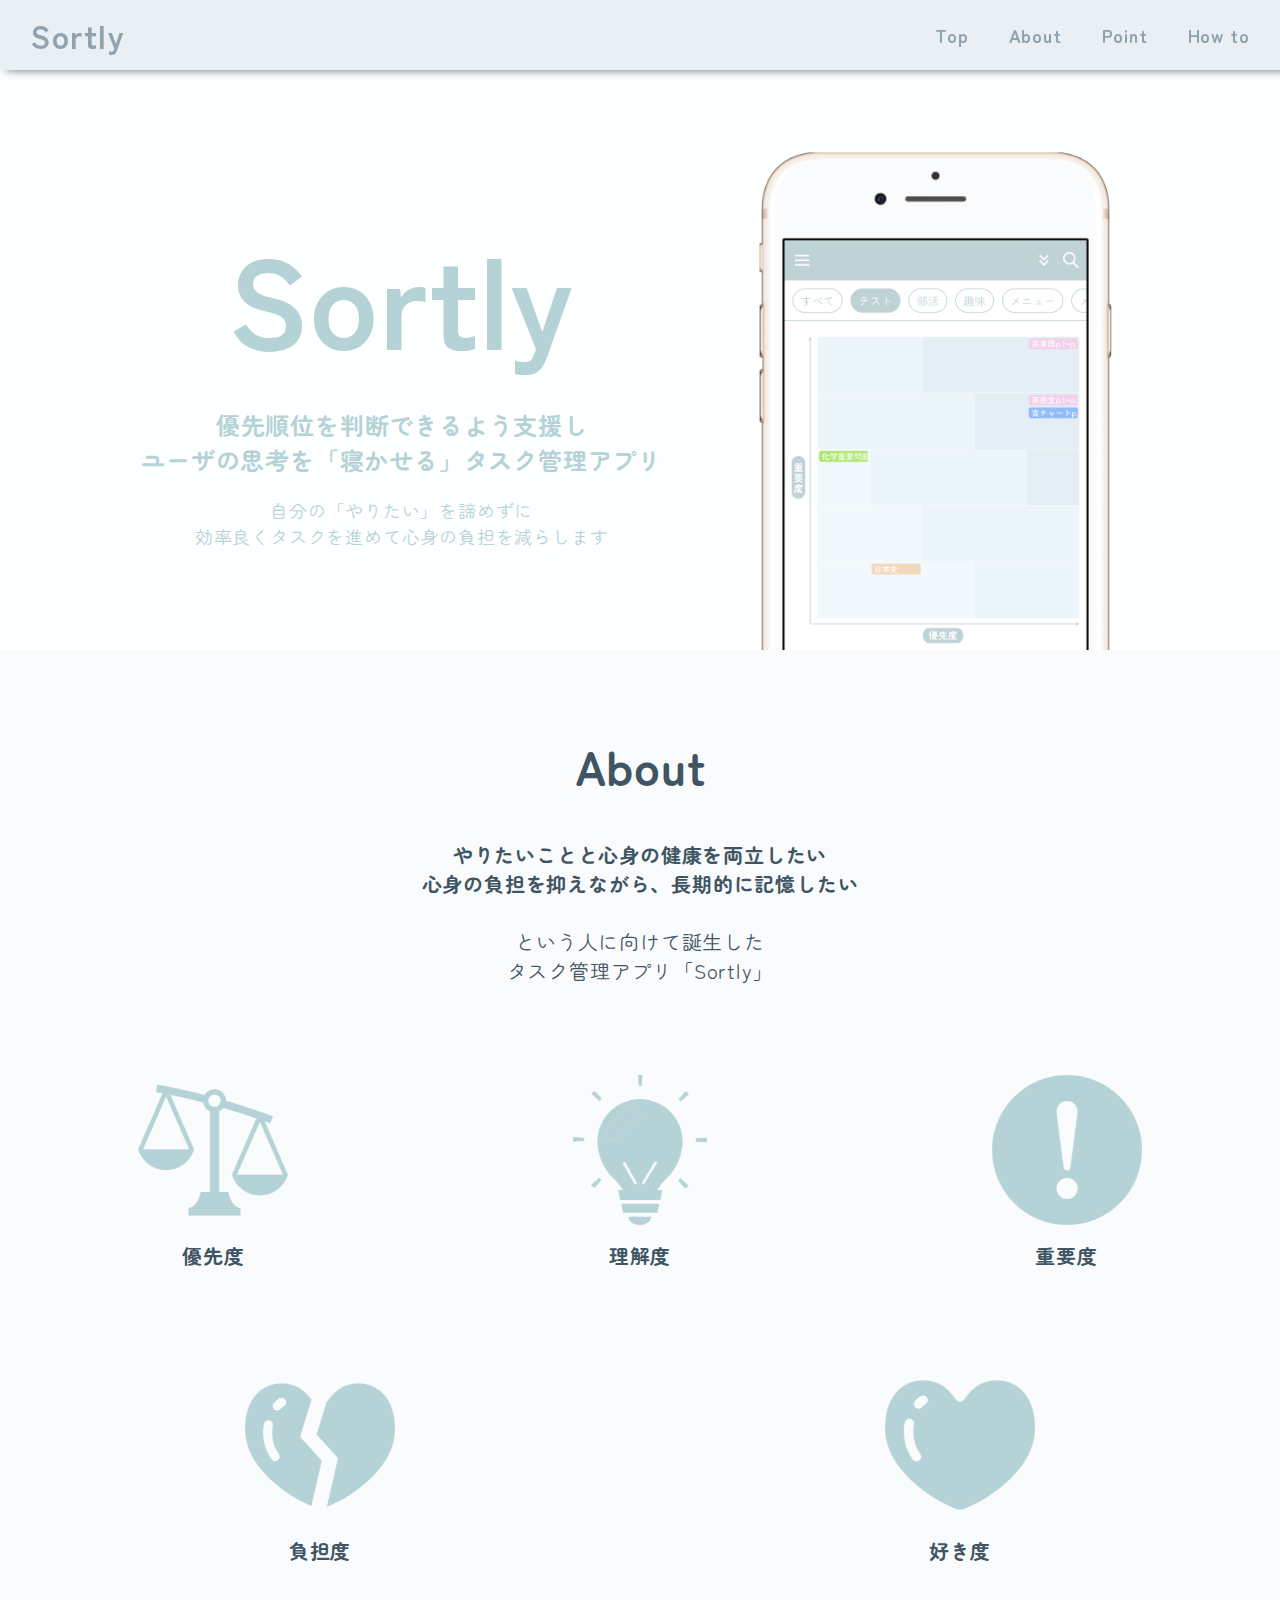
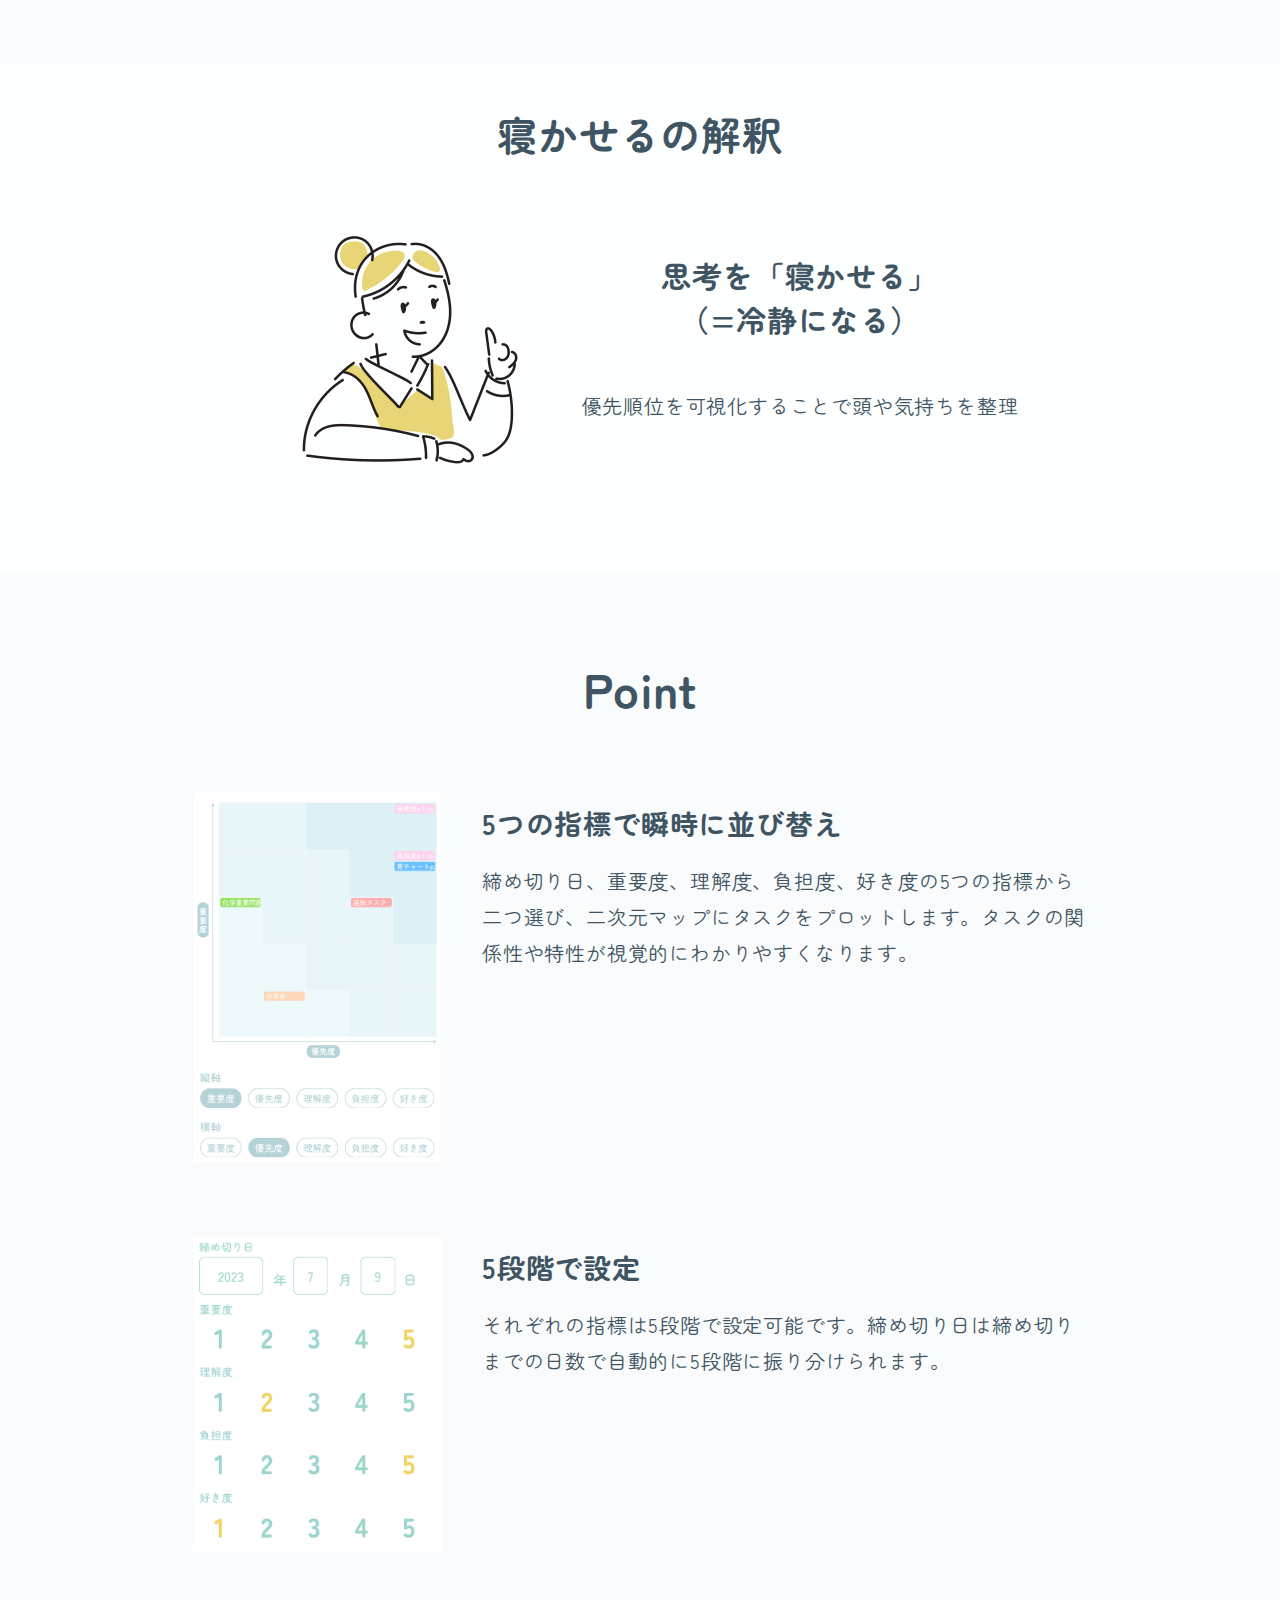
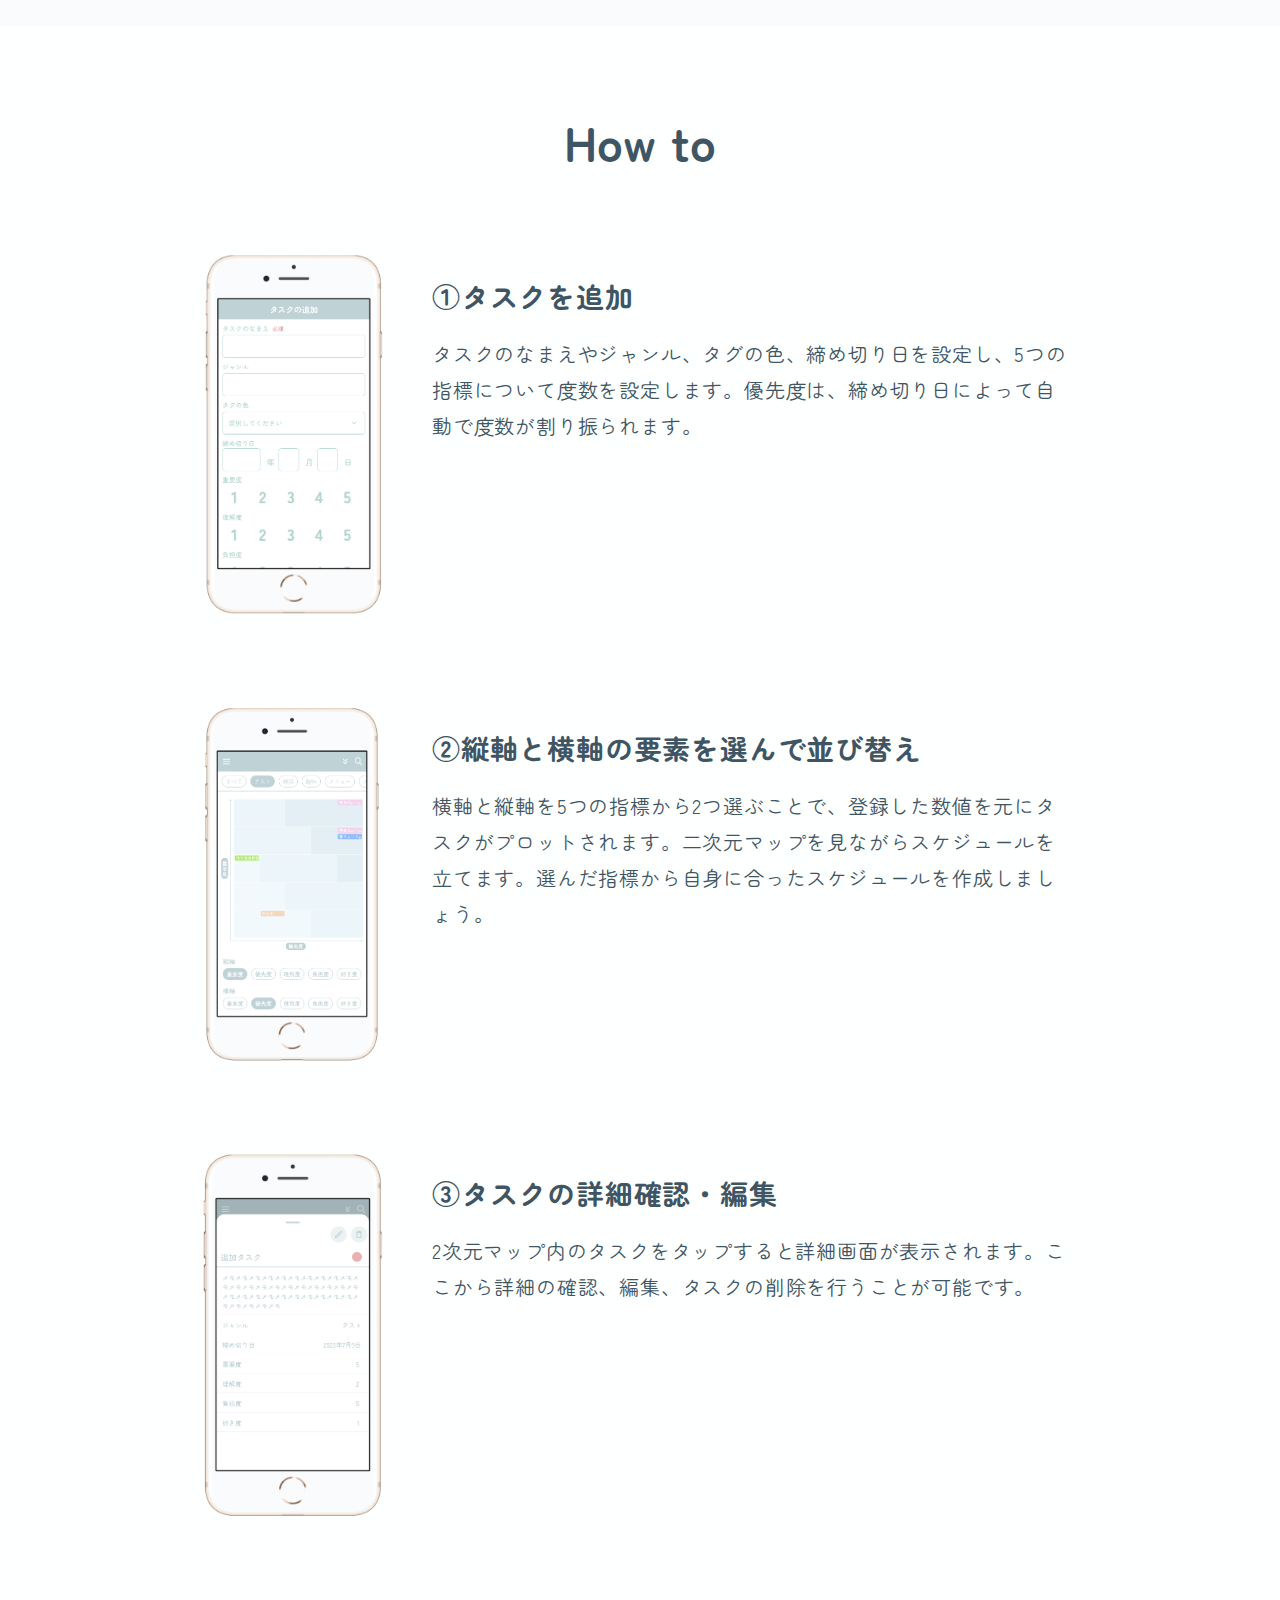
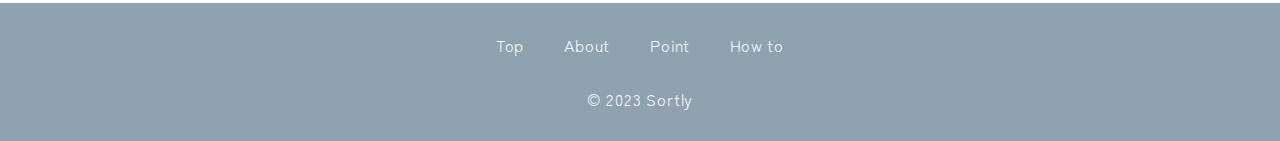
<file: index.html>
<!DOCTYPE html>
<html lang="ja">
  <head>
    <meta charset="UTF-8" />
    <meta name="viewport" content="width=device-width, initial-scale=1.0" />
    <title>Sortly</title>
    <link rel="stylesheet" href="css/style.css" />

    <link rel="preconnect" href="https://fonts.googleapis.com" />
    <link rel="preconnect" href="https://fonts.gstatic.com" crossorigin />
    <link
      href="https://fonts.googleapis.com/css2?family=Zen+Maru+Gothic&display=swap"
      rel="stylesheet"
    />

    <link rel="preconnect" href="https://fonts.googleapis.com" />
    <link rel="preconnect" href="https://fonts.gstatic.com" crossorigin />
    <link
      href="https://fonts.googleapis.com/css2?family=Zen+Kaku+Gothic+Antique:wght@900&family=Zen+Maru+Gothic&display=swap"
      rel="stylesheet"
    />
  </head>
  <body>
    <header>
      <h1><a href="#top">Sortly</a></h1>
      <nav>
        <ul>
          <li><a href="#top">Top</a></li>
          <li><a href="#about">About</a></li>
          <li><a href="#point">Point</a></li>
          <li><a href="#howto">How to</a></li>
        </ul>
      </nav>
    </header>

    <!--top-->
    <section class="top" id="top">
      <div class="top-item">
        <div class="top-text">
          <h1>Sortly</h1>
          <h2>
            優先順位を判断できるよう支援し<br />
            ユーザの思考を「寝かせる」タスク管理アプリ
          </h2>
          <p class="title">
            自分の「やりたい」を諦めずに<br />
            効率良くタスクを進めて心身の負担を減らします
          </p>
        </div>
        <img src="img/title.png" alt="トップスマホ" />
      </div>
    </section>

    <!--about-->
    <section class="about" id="about">
      <h3>About</h3>
      <p class="about-target1">
        <b>やりたいことと心身の健康を両立したい</b><br />
        <b>心身の負担を抑えながら、長期的に記憶したい</b><br />
        <br />
      </p>
      <p class="about-target2">
        という人に向けて誕生した<br />
        タスク管理アプリ「Sortly」
      </p>
      <div class="about-flex1">
        <figure>
          <p>
            <img src="img/yusen.png" alt="優先度" />
          </p>
          <figcaption>優先度</figcaption>
        </figure>
        <figure>
          <p>
            <img src="img/rikai.png" alt="理解度" />
          </p>
          <figcaption>理解度</figcaption>
        </figure>
        <figure>
          <p>
            <img src="img/juyo.png" alt="重要度" />
          </p>
          <figcaption>重要度</figcaption>
        </figure>
      </div>

      <div class="about-flex2">
        <figure>
          <p>
            <img src="img/hutan.png" alt="負担度" />
          </p>
          <figcaption>負担度</figcaption>
        </figure>
        <figure>
          <p>
            <img src="img/suki.png" alt="好き度" />
          </p>
          <figcaption>好き度</figcaption>
        </figure>
      </div>
    </section>

    <!--kaisyaku-->
    <section class="kaisyaku">
      <h3>寝かせるの解釈</h3>
      <div class="flex">
        <img src="img/illust.png" alt="女性" />
        <div class="kaisyaku-text">
          <p class="k-1">
            思考を「寝かせる」<br />
            （=冷静になる）
          </p>
          <p class="k-2">優先順位を可視化することで頭や気持ちを整理</p>
        </div>
      </div>
    </section>

    <!--point-->
    <section class="point" id="point">
      <h3>Point</h3>
      <div class="point-list">
        <div class="point-item">
          <p>
            <img src="img/point_01.png" alt="TOP画面" />
          </p>
          <div class="point-body">
            <p class="point-name">5つの指標で瞬時に並び替え</p>
            <p class="point-text">
              締め切り日、重要度、理解度、負担度、好き度の5つの指標から二つ選び、二次元マップにタスクをプロットします。タスクの関係性や特性が視覚的にわかりやすくなります。
            </p>
          </div>
        </div>
        <div class="point-item">
          <p><img src="img/point_02.png" /></p>
          <div class="point-body">
            <p class="point-name">5段階で設定</p>
            <p class="point-text">
              それぞれの指標は5段階で設定可能です。締め切り日は締め切りまでの日数で自動的に5段階に振り分けられます。
            </p>
          </div>
        </div>
      </div>
    </section>

    <!--how to-->
    <section class="howto" id="howto">
      <div class="howto-list">
        <h3>How to</h3>
        <div class="howto-flex">
          <p><img src="img/append.png" alt="追加画面" /></p>
          <div class="howto-text">
            <p class="h-1">①タスクを追加</p>
            <p class="h-2">
              タスクのなまえやジャンル、タグの色、締め切り日を設定し、5つの指標について度数を設定します。優先度は、締め切り日によって自動で度数が割り振られます。
            </p>
          </div>
        </div>
        <div class="howto-flex">
          <p><img src="img/top.png" alt="TOP画面" /></p>
          <div class="howto-text">
            <p class="h-1">②縦軸と横軸の要素を選んで並び替え</p>
            <p class="h-2">
              横軸と縦軸を5つの指標から2つ選ぶことで、登録した数値を元にタスクがプロットされます。二次元マップを見ながらスケジュールを立てます。選んだ指標から自身に合ったスケジュールを作成しましょう。
            </p>
          </div>
        </div>
        <div class="howto-flex">
          <p><img src="img/detail.png" alt="詳細画面" /></p>
          <div class="howto-text">
            <p class="h-1">③タスクの詳細確認・編集</p>
            <p class="h-2">
              2次元マップ内のタスクをタップすると詳細画面が表示されます。ここから詳細の確認、編集、タスクの削除を行うことが可能です。
            </p>
          </div>
        </div>
      </div>
    </section>

    <!-- fotter -->
    <footer>
      <ul>
        <li><a href="#top">Top</a></li>
        <li><a href="#about">About</a></li>
        <li><a href="#point">Point</a></li>
        <li><a href="#howto">How to</a></li>
      </ul>
      <p class="copyright">&copy; 2023 Sortly</p>
    </footer>
    <script src="https://ajax.googleapis.com/ajax/libs/jquery/3.6.0/jquery.min.js"></script>
    <script type="text/javascript" src="js/script.js"></script>
  </body>
</html>
</file>
<file: css/style.css>
* {
  margin: 0;
  padding: 0;
}

body {
  font-family: "Zen Maru Gothic", sans-serif;
  width: auto;
  color: #3f5563;
  letter-spacing: 0.05em;
  background-color: white;
  text-align: center;
  margin-left: auto;
  margin-right: auto;
  overflow-x: hidden;
}

section {
  padding-top: 40px;
}

section:nth-of-type(odd) {
  background-color: #feffff;
}

section:nth-of-type(even) {
  background-color: #fafbfc;
}

h3 {
  font-size: 48px;
  font-weight: bold;
  margin-bottom: 40px;
}

a {
  transition: opacity 0.3s;
  text-decoration: none;
}

/*ヘッダー*/
header {
  height: 70px;
  position: fixed;
  width: 100%;
  background-color: #eaeff3;
  box-shadow: 0 5px 10px -6px #3f5563;
  display: flex;
  align-items: center;
  justify-content: space-between;
  padding: 0px 30px;
}

header h1 {
  font-family: "Zen Kaku Gothic Antique", sans-serif;
  color: #8ea2af;
  font-size: 32px;
  font-weight: bold;
  line-height: 0.5;
  margin-right: 20px;
  letter-spacing: 0.05em;
}

header h1 a {
  color: #8ea2af;
}

nav ul {
  display: flex;
  justify-content: right;
  list-style: none;
  margin-right: 60px;
}

nav li:not(:last-child) {
  margin-right: 40px;
}

nav li a {
  position: relative;
  font-size: 18px;
  font-weight: bold;
  display: inline-block;
  transition: 0.3s;
  letter-spacing: 0.05em;
  color: #8ea2af;
}

nav li a:hover:after {
  width: 100%;
}

nav li a:hover {
  color: rosybrown;
}

/* トップ */

.top {
  background-color: #fafdff;
  text-align: center;
  padding-top: 100px;
}

.top-text {
  color: #b5d3d7;
  margin-right: 70px;
}

h1 {
  font-family: "Zen Kaku Gothic Antique", sans-serif;
  font-size: 128px;
}

.top h2 {
  font-size: 24px;
  margin-top: 20px;
}

.title {
  font-size: 18px;
  margin-top: 20px;
}

.top img {
  width: auto;
  height: 500px;
  margin-top: 50px;
}

.top-item {
  display: flex;
  align-items: center;
  justify-content: center;
}

/* 寝かせるの解釈 */

.kaisyaku {
  height: auto;
}

.kaisyaku h3 {
  font-size: 40px;
  font-weight: bold;
  margin-bottom: 40px;
}

.flex {
  display: flex;
  justify-content: center;
}

.kaisyaku img {
  width: auto;
  height: 300px;
  margin-right: 20px;
  margin-bottom: 70px;
}

.kaisyaku-text {
  margin-top: 50px;
}

.k-1 {
  font-size: 30px;
  font-weight: bold;
  margin-bottom: 50px;
}

.k-2 {
  font-size: 20px;
}

/* about */

.about h3 {
  margin-top: 40px;
}

.about {
  height: auto;
}

.about p {
  font-size: 20px;
}

.about-target2 {
  margin-bottom: 90px;
}

.about-flex1 {
  display: flex;
  justify-content: space-around;
  margin-bottom: 100px;
}

.about-flex2 {
  display: flex;
  justify-content: space-around;
  padding-bottom: 100px;
}

.about img {
  width: auto;
  height: 150px;
}

figcaption {
  font-size: 20px;
  margin-top: 10px;
  font-weight: bold;
}

.margin {
  margin-left: 200px;
  margin-right: 200px;
  margin-bottom: 50px;
}

/*Point*/

.point h3 {
  margin-top: 40px;
  margin-bottom: 70px;
}

.point-list {
  display: flex;
  flex-flow: column;
  align-items: center;
}

.point-item {
  display: flex;
  align-items: flex-start;
  justify-content: space-between;
  width: 70%;
  margin-bottom: 70px;
  text-align: left;
}

.point img {
  width: 250px;
  margin-right: 40px;
}

.point-body {
  flex: 1;
  margin-top: 10px;
}

.point-name {
  font-size: 28px;
  font-weight: bold;
  margin-bottom: 20px;
}

.point-text {
  font-size: 20px;
  line-height: 1.8;
}

/* How to */

.howto h3 {
  margin-top: 40px;
  margin-bottom: 70px;
}

.howto-list {
  display: flex;
  flex-flow: column;
  align-items: center;
  justify-content: center;
}
.howto-flex {
  display: flex;
  align-items: flex-start;
  justify-content: space-between;
  width: 70%;
  margin-bottom: 70px;
  text-align: left;
}

.howto img {
  width: 200px;
  height: auto;
  margin-right: 40px;
}

.howto-text {
  flex: 1;
  margin-top: 10px;
  text-align: left;
  margin-top: 30px;
  margin-right: 20px;
}

.h-1 {
  font-size: 28px;
  margin-bottom: 20px;
  font-weight: bold;
}

.h-2 {
  font-size: 20px;
  line-height: 1.8;
}

/* fotter */
footer {
  color: #fafbfb;
  background: #8ea2af;
  text-align: center;
  padding: 30px;
  clear: both;
}
footer a {
  color: #fafbfb;
  text-decoration: none;
}
footer a:hover {
  text-decoration: underline;
}
footer ul {
  margin: 0;
  padding: 0;
  list-style: none;
  display: flex;
  flex-wrap: wrap;
  justify-content: center;
}
footer ul li {
  margin: 0;
  padding: 0 20px;
}
footer .copyright {
  margin: 0;
  padding: 30px 0 0 0;
}

@media only screen and (max-width: 779px) {
  body {
    font-family: "Zen Maru Gothic", sans-serif;
    width: auto;
    color: #3f5563;
    letter-spacing: 0.05em;
    background-color: white;
    text-align: center;
    margin-left: auto;
    margin-right: auto;
    overflow-x: hidden;
  }

  section {
    padding-top: 40px;
  }

  section:nth-of-type(odd) {
    background-color: #feffff;
  }

  section:nth-of-type(even) {
    background-color: #fafbfc;
  }

  h3 {
    font-size: 48px;
    font-weight: bold;
    margin-bottom: 40px;
  }

  a {
    transition: opacity 0.3s;
    text-decoration: none;
  }

  /*ヘッダー*/
  header {
    height: 70px;
    position: fixed;
    width: 100%;
    background-color: #eaeff3;
    box-shadow: 0 5px 10px -6px #3f5563;
    display: flex;
    align-items: center;
    justify-content: space-between;
    padding: 0px 30px;
  }

  header h1 {
    font-family: "Zen Kaku Gothic Antique", sans-serif;
    color: #8ea2af;
    font-size: 24px;
    font-weight: bold;
    line-height: 0.5;
    margin-right: 20px;
    letter-spacing: 0.05em;
  }

  header h1 a {
    color: #8ea2af;
  }

  nav ul {
    display: flex;
    justify-content: right;
    list-style: none;
    margin-right: 60px;
  }

  nav li:not(:last-child) {
    margin-right: 20px;
  }

  nav li a {
    position: relative;
    font-size: 16px;
    font-weight: bold;
    display: inline-block;
    transition: 0.3s;
    letter-spacing: 0.05em;
    color: #8ea2af;
  }

  nav li a:hover:after {
    width: 100%;
  }

  nav li a:hover {
    color: rosybrown;
  }

  /* トップ */

  .top {
    background-color: #fafdff;
    text-align: center;
    padding-top: 100px;
  }

  .top-text {
    color: #b5d3d7;
  }

  h1 {
    font-family: "Zen Kaku Gothic Antique", sans-serif;
    font-size: 96px;
  }

  .top h2 {
    font-size: 20px;
    margin-top: 20px;
  }

  .title {
    font-size: 16px;
    margin-top: 20px;
  }

  .top img {
    width: auto;
    height: 500px;
    margin-top: 50px;
  }

  .top-item {
    display: block;
    align-items: center;
    justify-content: center;
  }

  /* 寝かせるの解釈 */

  .kaisyaku {
    height: auto;
  }

  .kaisyaku h3 {
    font-size: 36px;
    font-weight: bold;
    margin-top: 40px;
  }

  .flex {
    display: block;
    justify-content: center;
  }

  .kaisyaku img {
    width: 250px;
  }

  .k-1 {
    font-size: 24px;
    font-weight: bold;
    margin-bottom: 20px;
  }

  .k-2 {
    font-size: 16px;
    margin-bottom: 70px;
  }

  /* about */

  .about h3 {
    margin-top: 40px;
  }

  .about {
    height: auto;
  }

  .about p {
    font-size: 16px;
  }

  .about-target2 {
    margin-bottom: 90px;
  }

  .about-flex1 {
    display: flex;
    justify-content: space-around;
    margin-bottom: 100px;
  }

  .about-flex2 {
    display: flex;
    justify-content: space-around;
    padding-bottom: 100px;
  }

  .about img {
    width: 100px;
    height: auto;
  }

  figcaption {
    font-size: 16px;
    margin-top: 10px;
    font-weight: bold;
  }

  .margin {
    margin-left: 200px;
    margin-right: 200px;
    margin-bottom: 50px;
  }

  /*Point*/

  .point h3 {
    margin-top: 40px;
    margin-bottom: 70px;
  }

  .point-list {
    display: flex;
    flex-flow: column;
    align-items: center;
  }

  .point-item {
    display: block;
    width: 80%;
    margin-bottom: 70px;
    text-align: center;
  }

  .point img {
    width: 250px;
    margin-bottom: 30px;
  }

  /* .point-body {
    flex: 1;
    margin-top: 10px;
  } */

  .point-name {
    font-size: 24px;
    font-weight: bold;
    margin-bottom: 20px;
  }

  .point-text {
    font-size: 16px;
    line-height: 1.8;
    text-align: left;
  }

  /* How to */

  .howto h3 {
    margin-top: 40px;
    margin-bottom: 70px;
  }

  .howto-list {
    display: flex;
    flex-flow: column;
    align-items: center;
    justify-content: center;
  }
  .howto-flex {
    display: block;
    align-items: flex-start;
    justify-content: space-between;
    width: 80%;
    margin-bottom: 70px;
    text-align: center;
  }

  .howto img {
    width: 200px;
    height: auto;
  }

  .howto-text {
    margin-top: 30px;
  }

  .h-1 {
    font-size: 20px;
    margin-bottom: 20px;
    font-weight: bold;
    text-align: center;
  }

  .h-2 {
    font-size: 16px;
    line-height: 1.8;
    text-align: left;
  }

  /* fotter */
  footer {
    color: #fafbfb;
    background: #8ea2af;
    text-align: center;
    padding: 30px;
    clear: both;
  }
  footer a {
    color: #fafbfb;
    text-decoration: none;
  }
  footer a:hover {
    text-decoration: underline;
  }
  footer ul {
    margin: 0;
    padding: 0;
    list-style: none;
    display: flex;
    flex-wrap: wrap;
    justify-content: center;
  }
  footer ul li {
    margin: 0;
    padding: 0 20px;
  }
  footer .copyright {
    margin: 0;
    padding: 30px 0 0 0;
  }
}
</file>
